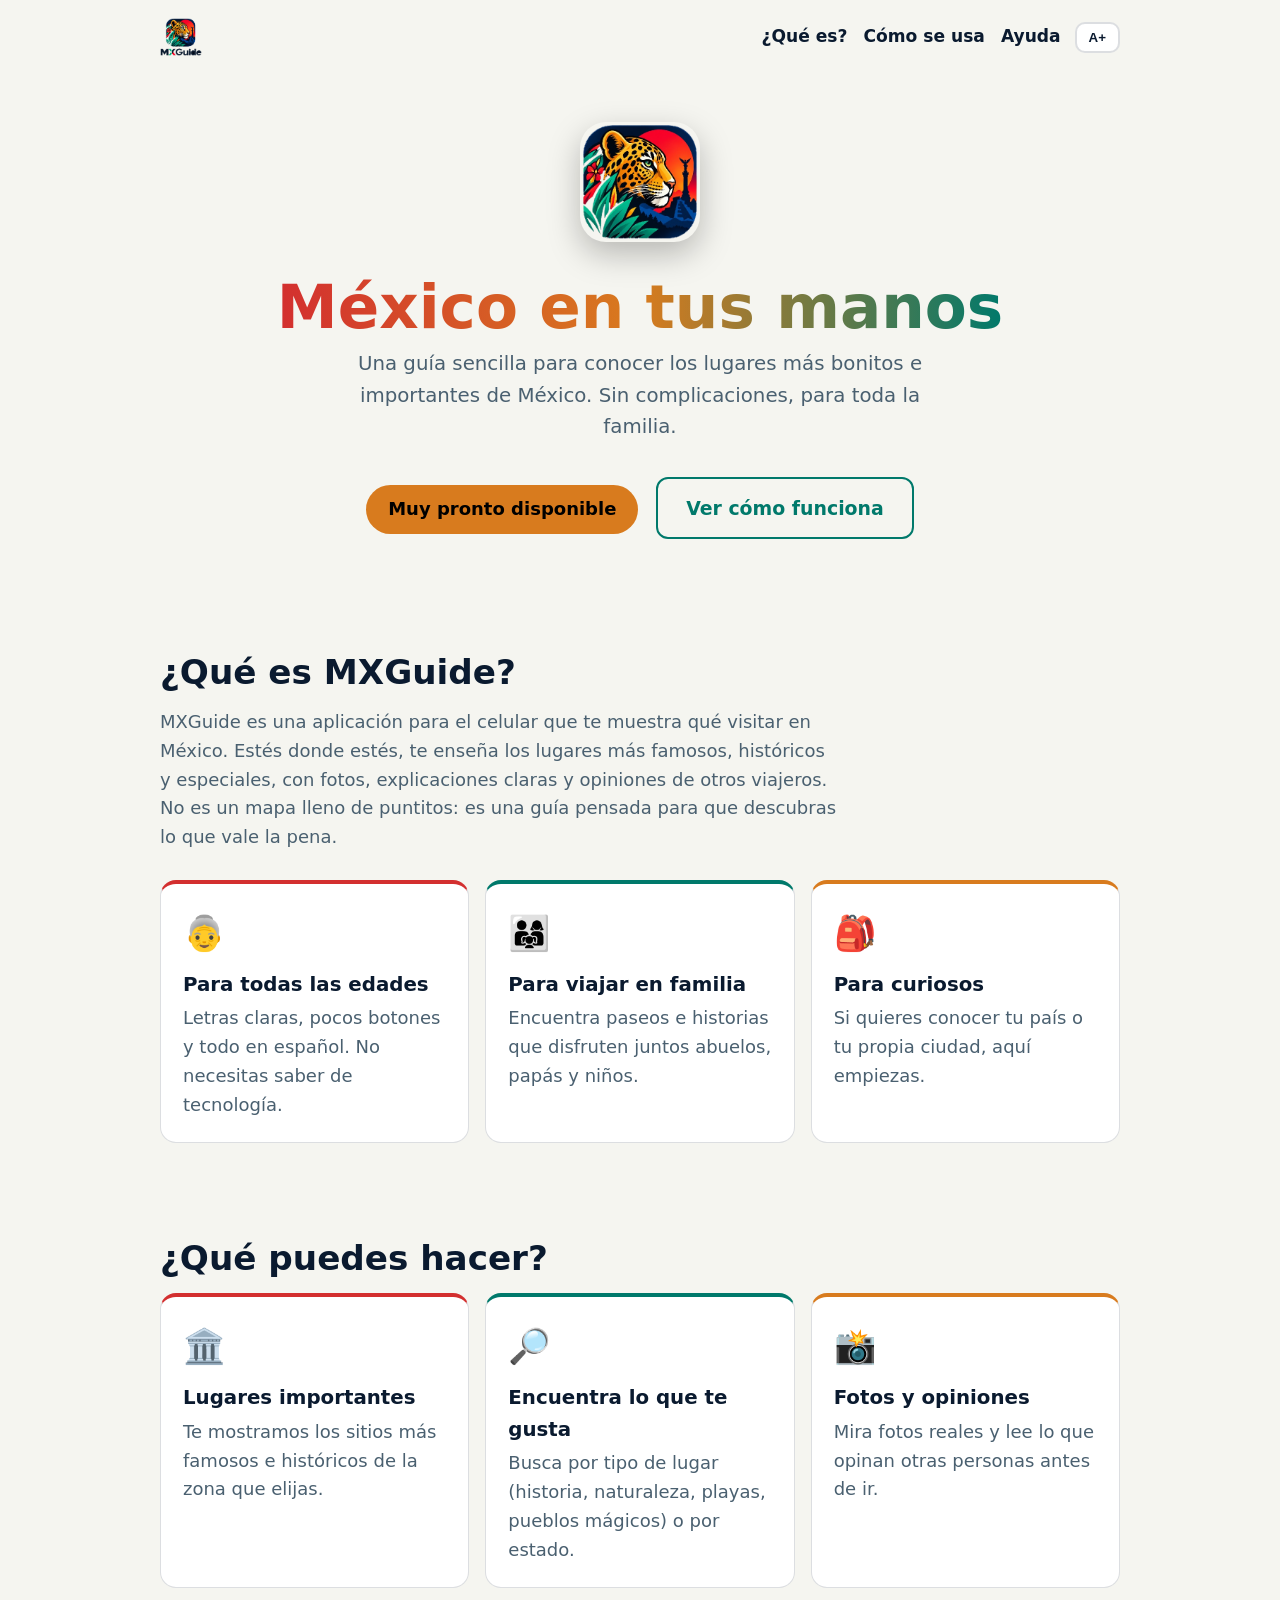
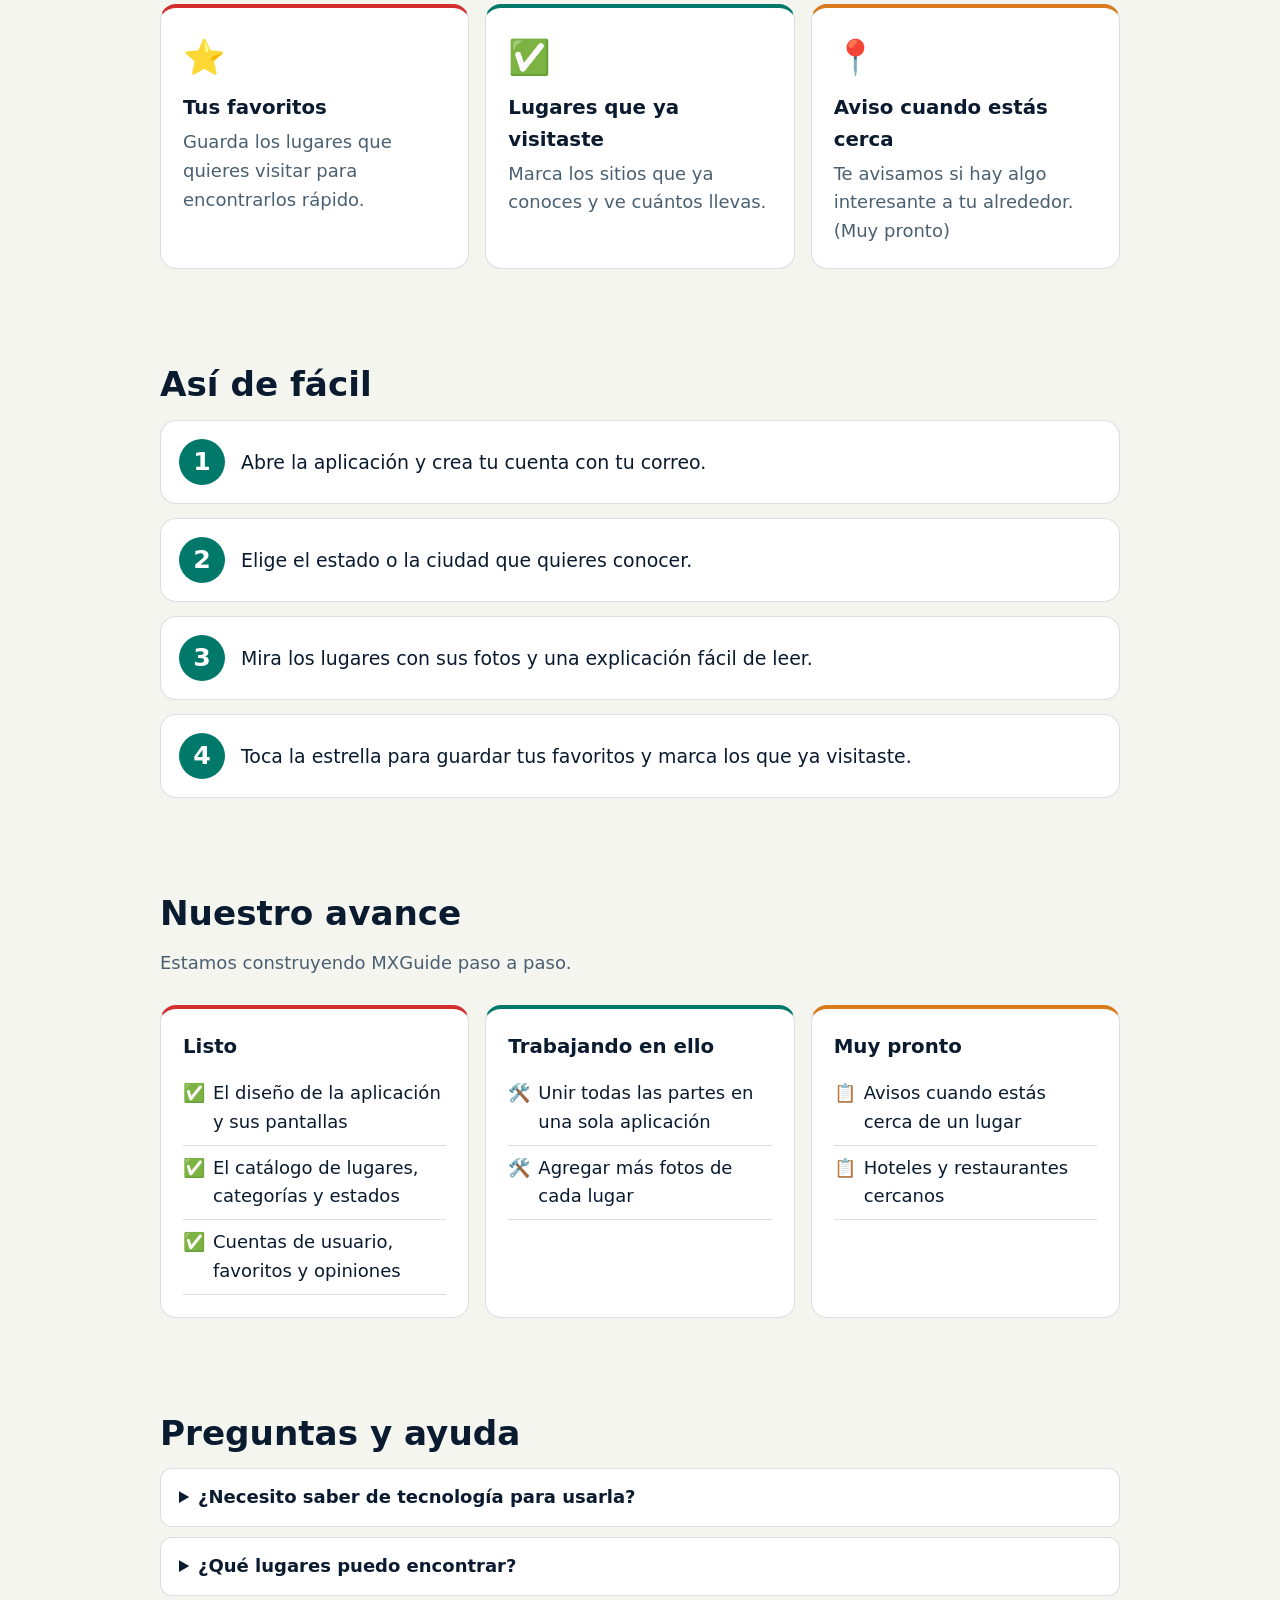
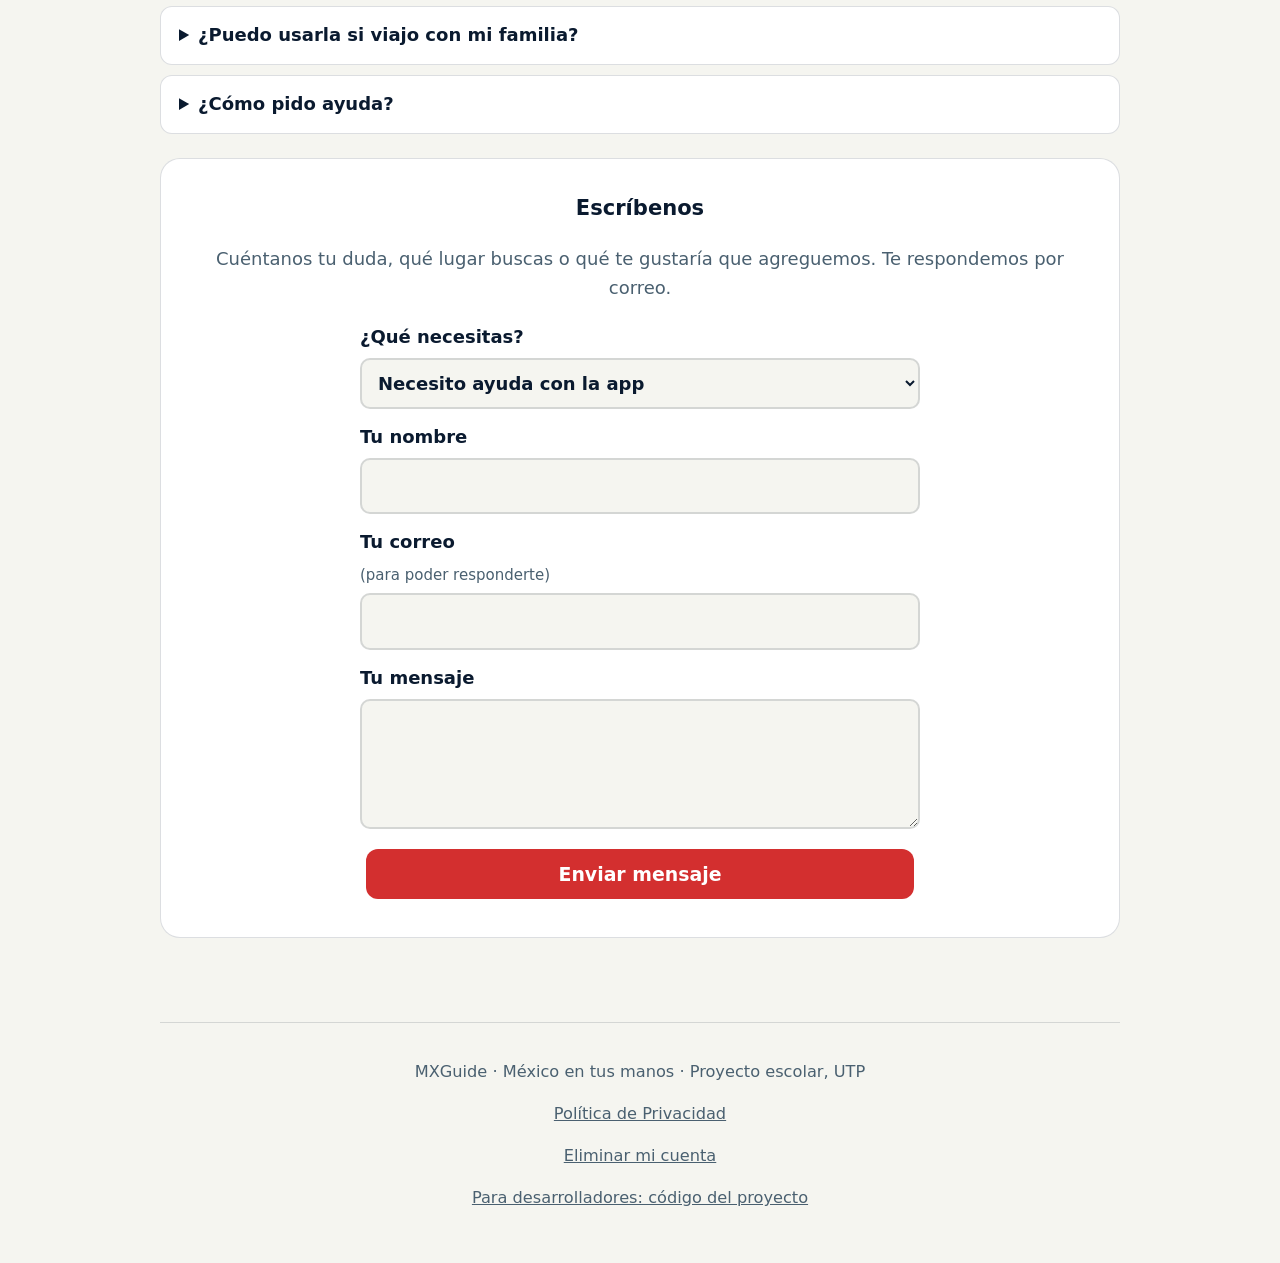
<file: index.html>
<!DOCTYPE html>
<html lang="es">
<head>
<meta charset="utf-8">
<meta name="viewport" content="width=device-width, initial-scale=1">
<title>MXGuide · México en tus manos</title>
<meta name="description" content="MXGuide: una guía sencilla para conocer los lugares más importantes de México.">
<link rel="icon" href="assets/mxguide_icono.png">
<link rel="stylesheet" href="css/styles.css">
</head>
<body>
<div class="wrap">
<nav>
  <img class="logo-l" src="assets/mxguide_logo_oscuro.png" alt="MXGuide">
  <img class="logo-d" src="assets/mxguide_logo_blanco.png" alt="MXGuide">
  <div><a href="#que-es">¿Qué es?</a><a href="#pasos">Cómo se usa</a><a href="#ayuda">Ayuda</a><button class="zoom" id="zoom" aria-label="Cambiar tamaño de letra">A+</button></div>
</nav>
<header class="hero">
  <img class="icon" src="assets/mxguide_icono.png" alt="Ícono de MXGuide, un jaguar">
  <h1><span id="tagline"></span></h1>
  <p id="intro"></p>
  <span id="descarga"></span>
  <a class="btn s" href="#pasos">Ver cómo funciona</a>
</header>
<section id="que-es"><h2>¿Qué es MXGuide?</h2><p class="lead" id="que"></p>
  <div class="grid" id="para"></div></section>
<section id="funciones"><h2>¿Qué puedes hacer?</h2><div class="grid" id="features"></div></section>
<section id="pasos"><h2>Así de fácil</h2><div class="steps" id="steps"></div></section>
<section id="avance"><h2>Nuestro avance</h2><p class="lead">Estamos construyendo MXGuide paso a paso.</p>
  <div class="grid">
    <div class="card col"><h3>Listo</h3><ul class="st done" id="done"></ul></div>
    <div class="card col"><h3>Trabajando en ello</h3><ul class="st wip" id="wip"></ul></div>
    <div class="card col"><h3>Muy pronto</h3><ul class="st todo" id="todo"></ul></div>
  </div></section>
<section id="ayuda"><h2>Preguntas y ayuda</h2><div id="faq"></div>
  <div class="help" style="margin-top:24px"><h3 style="margin-top:0">Escríbenos</h3><p style="color:var(--muted)" id="ayuda-txt"></p>
  <form class="form" id="form" novalidate>
    <label>¿Qué necesitas?<select id="tipo" name="tipo" required></select></label>
    <label>Tu nombre<input name="nombre" autocomplete="name" required></label>
    <label>Tu correo <small>(para poder responderte)</small><input type="email" name="email" autocomplete="email" required></label>
    <label>Tu mensaje<textarea name="mensaje" required></textarea></label>
    <input class="hp" type="text" name="_honey" tabindex="-1" autocomplete="off" aria-hidden="true">
    <button class="btn p" type="submit" id="enviar">Enviar mensaje</button>
    <div class="msg" id="msg" role="status"></div>
  </form></div></section>
<footer class="foot"><div id="footer"></div><p><a href="privacy/">Política de Privacidad</a></p><p><a href="delete-account/eliminacion_cuenta.html">Eliminar mi cuenta</a></p><p><a id="repo" href="#">Para desarrolladores: código del proyecto</a></p></footer>
</div>
<script src="js/app.js?v=2"></script>
</body>
</html>
</file>
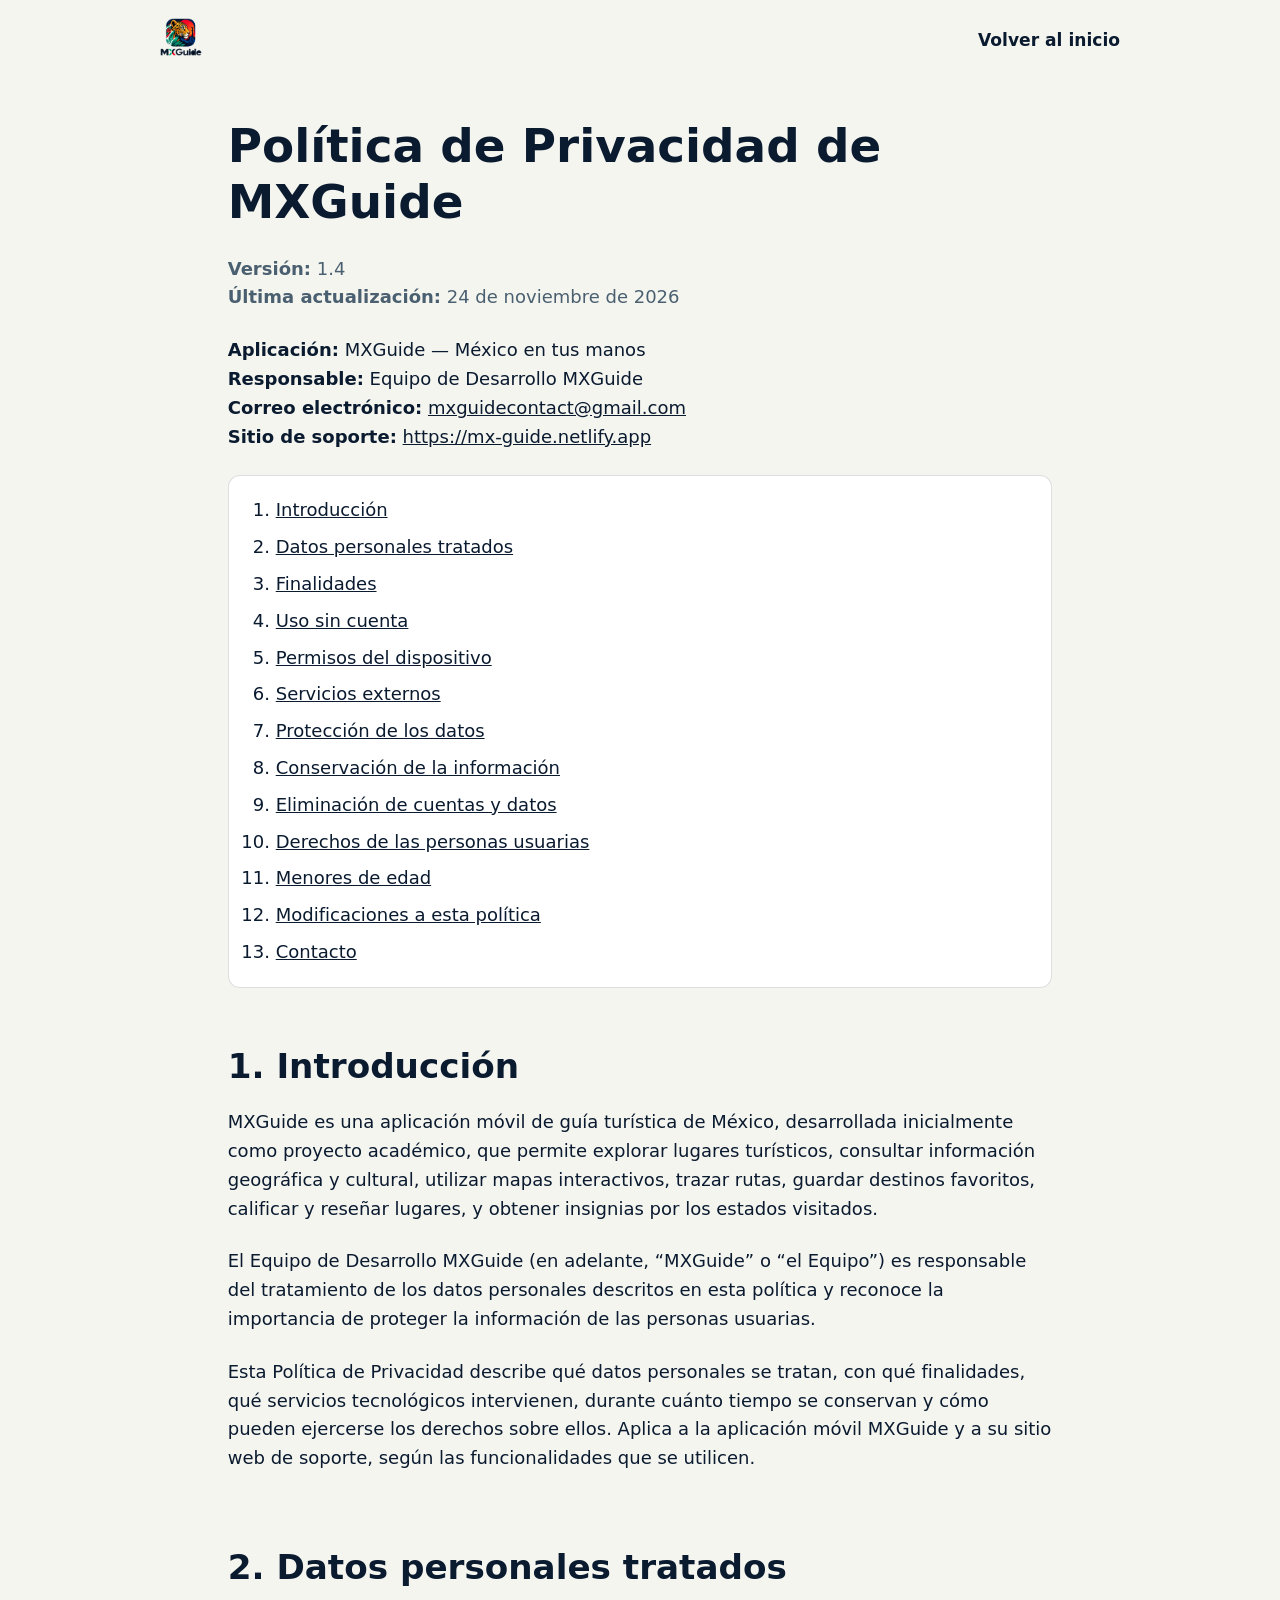
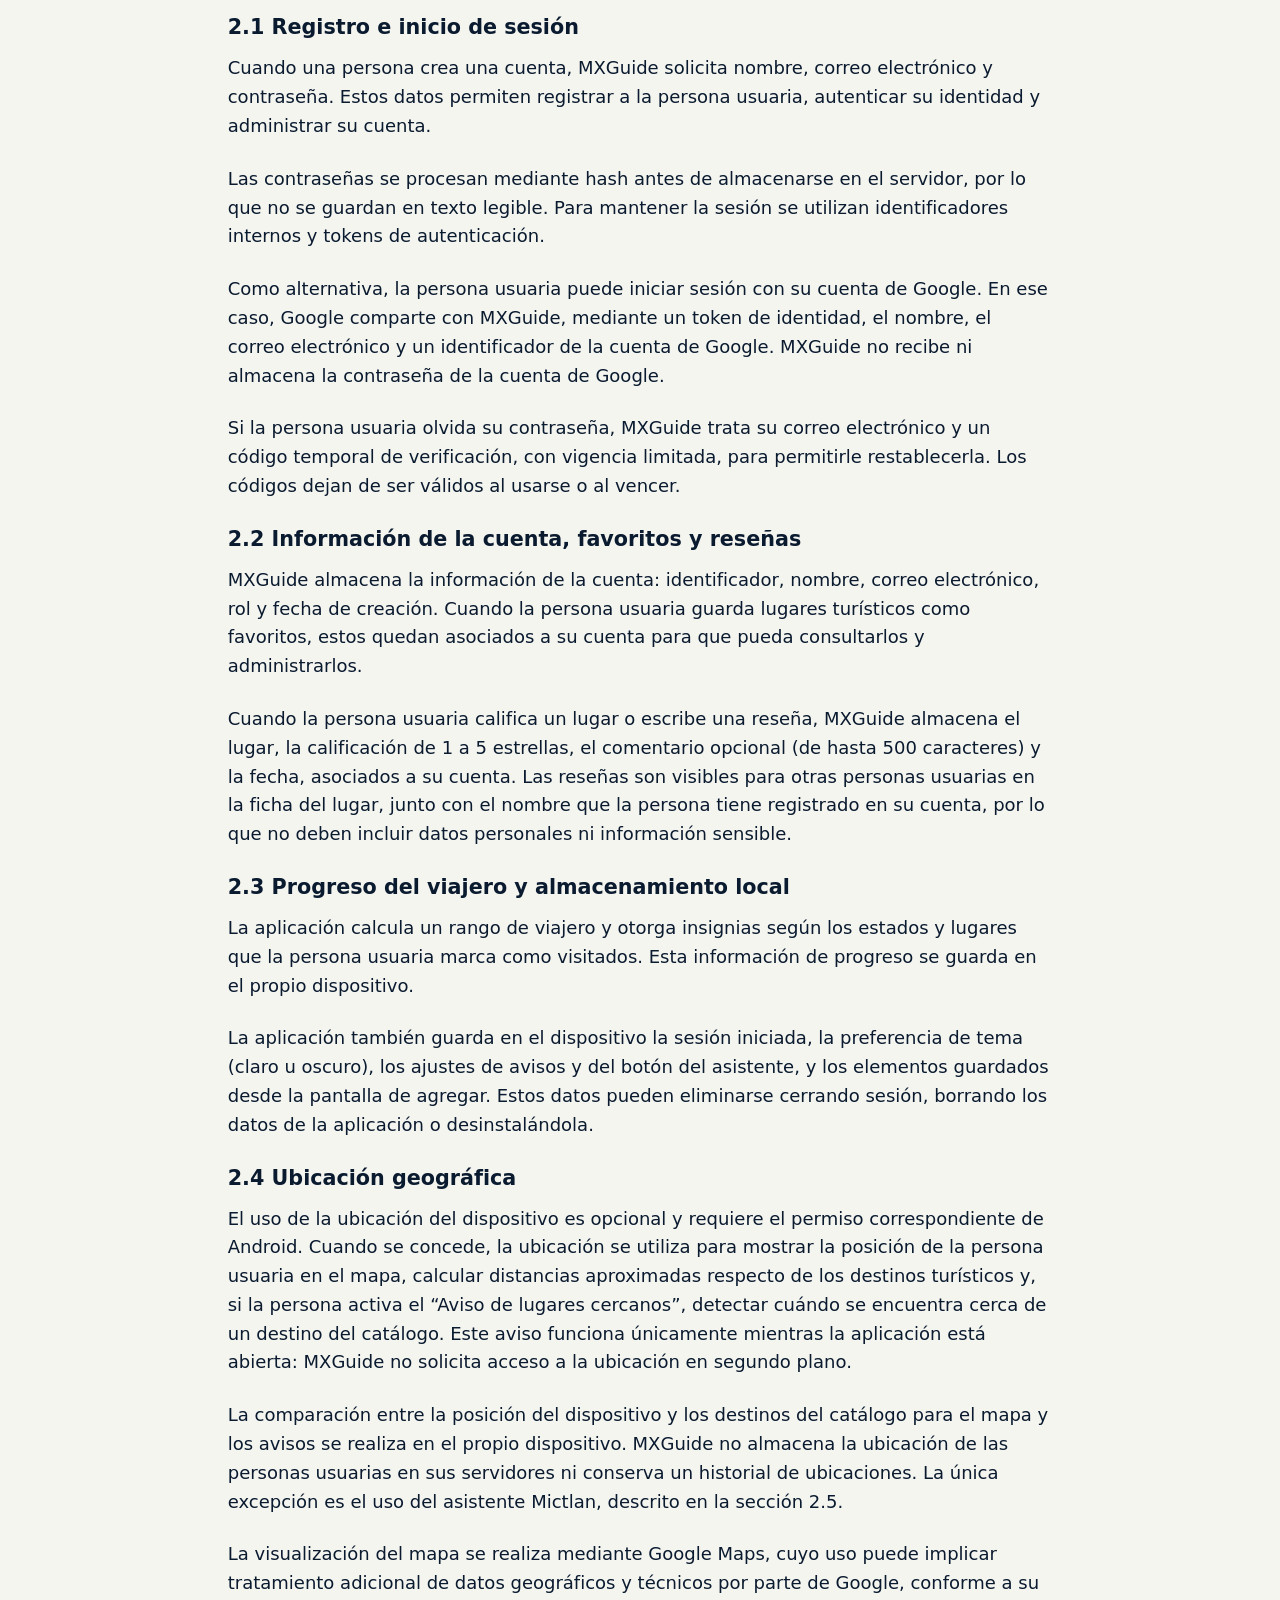
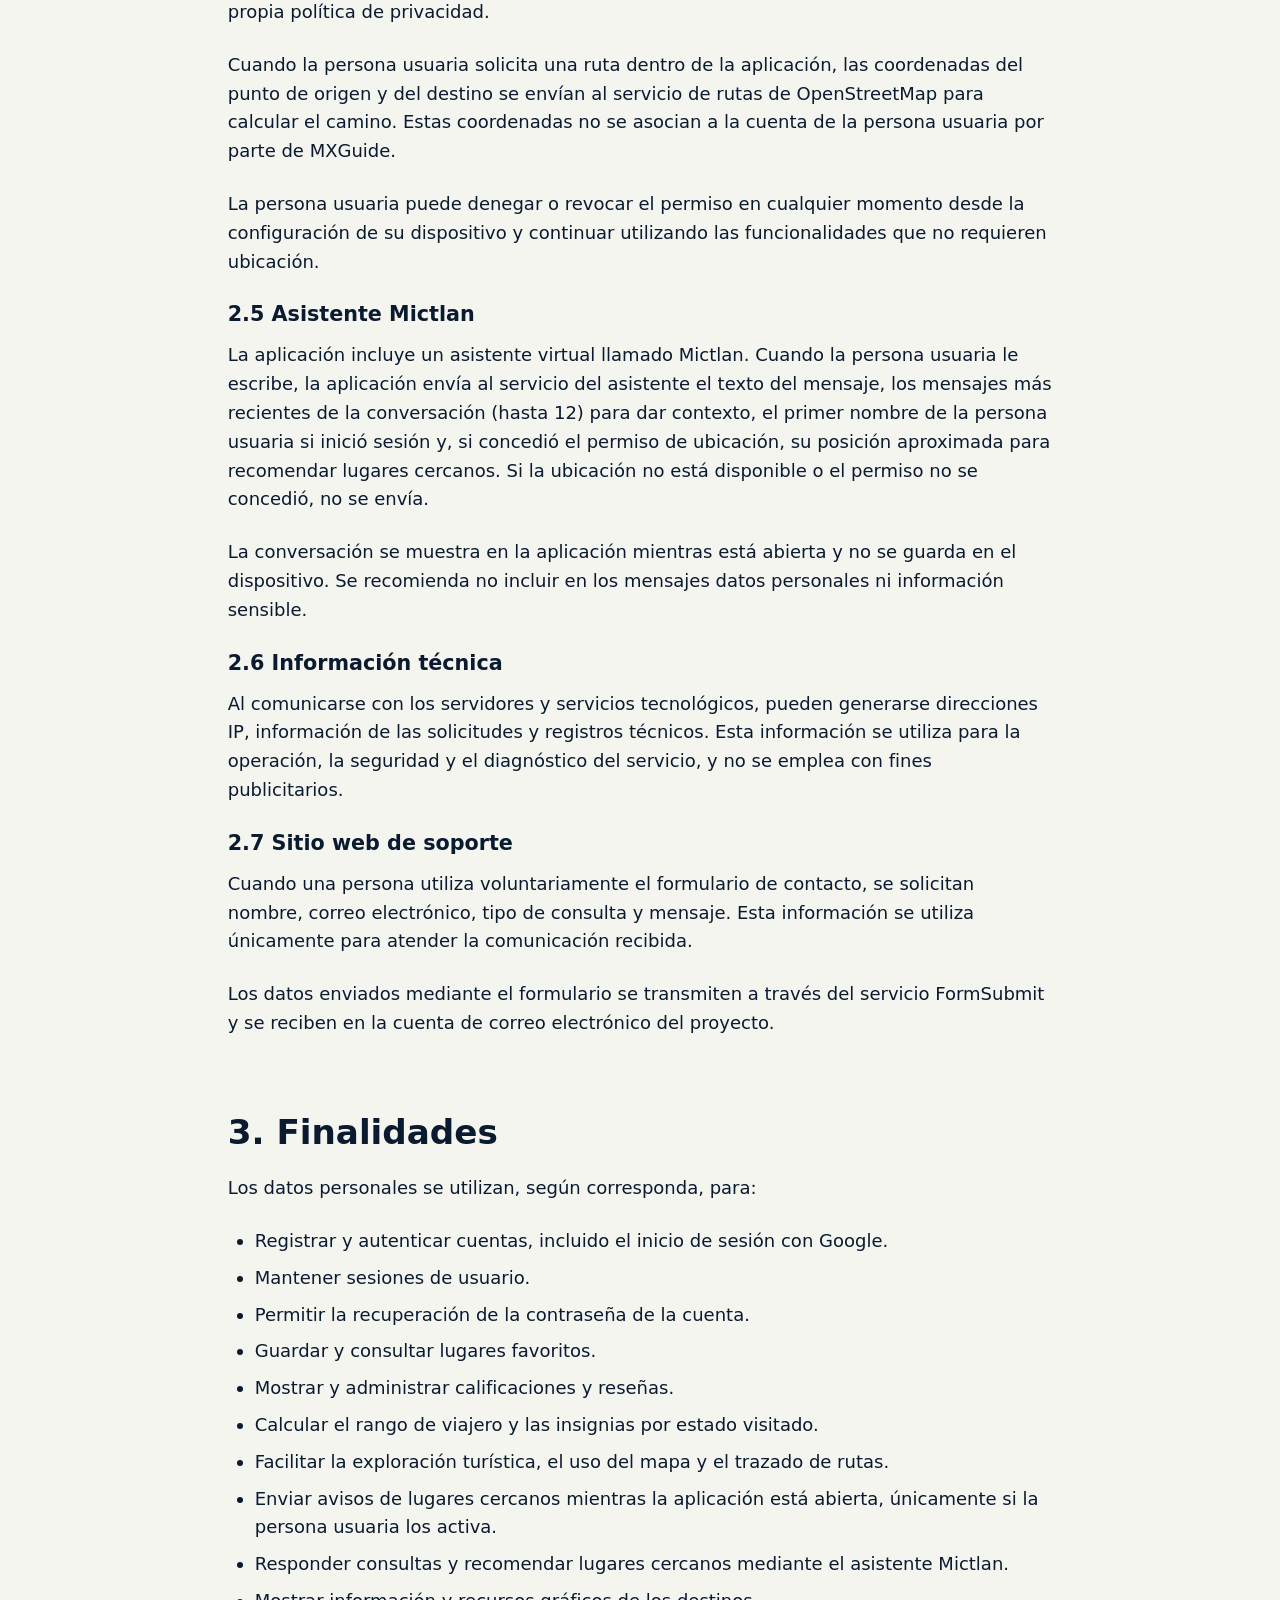
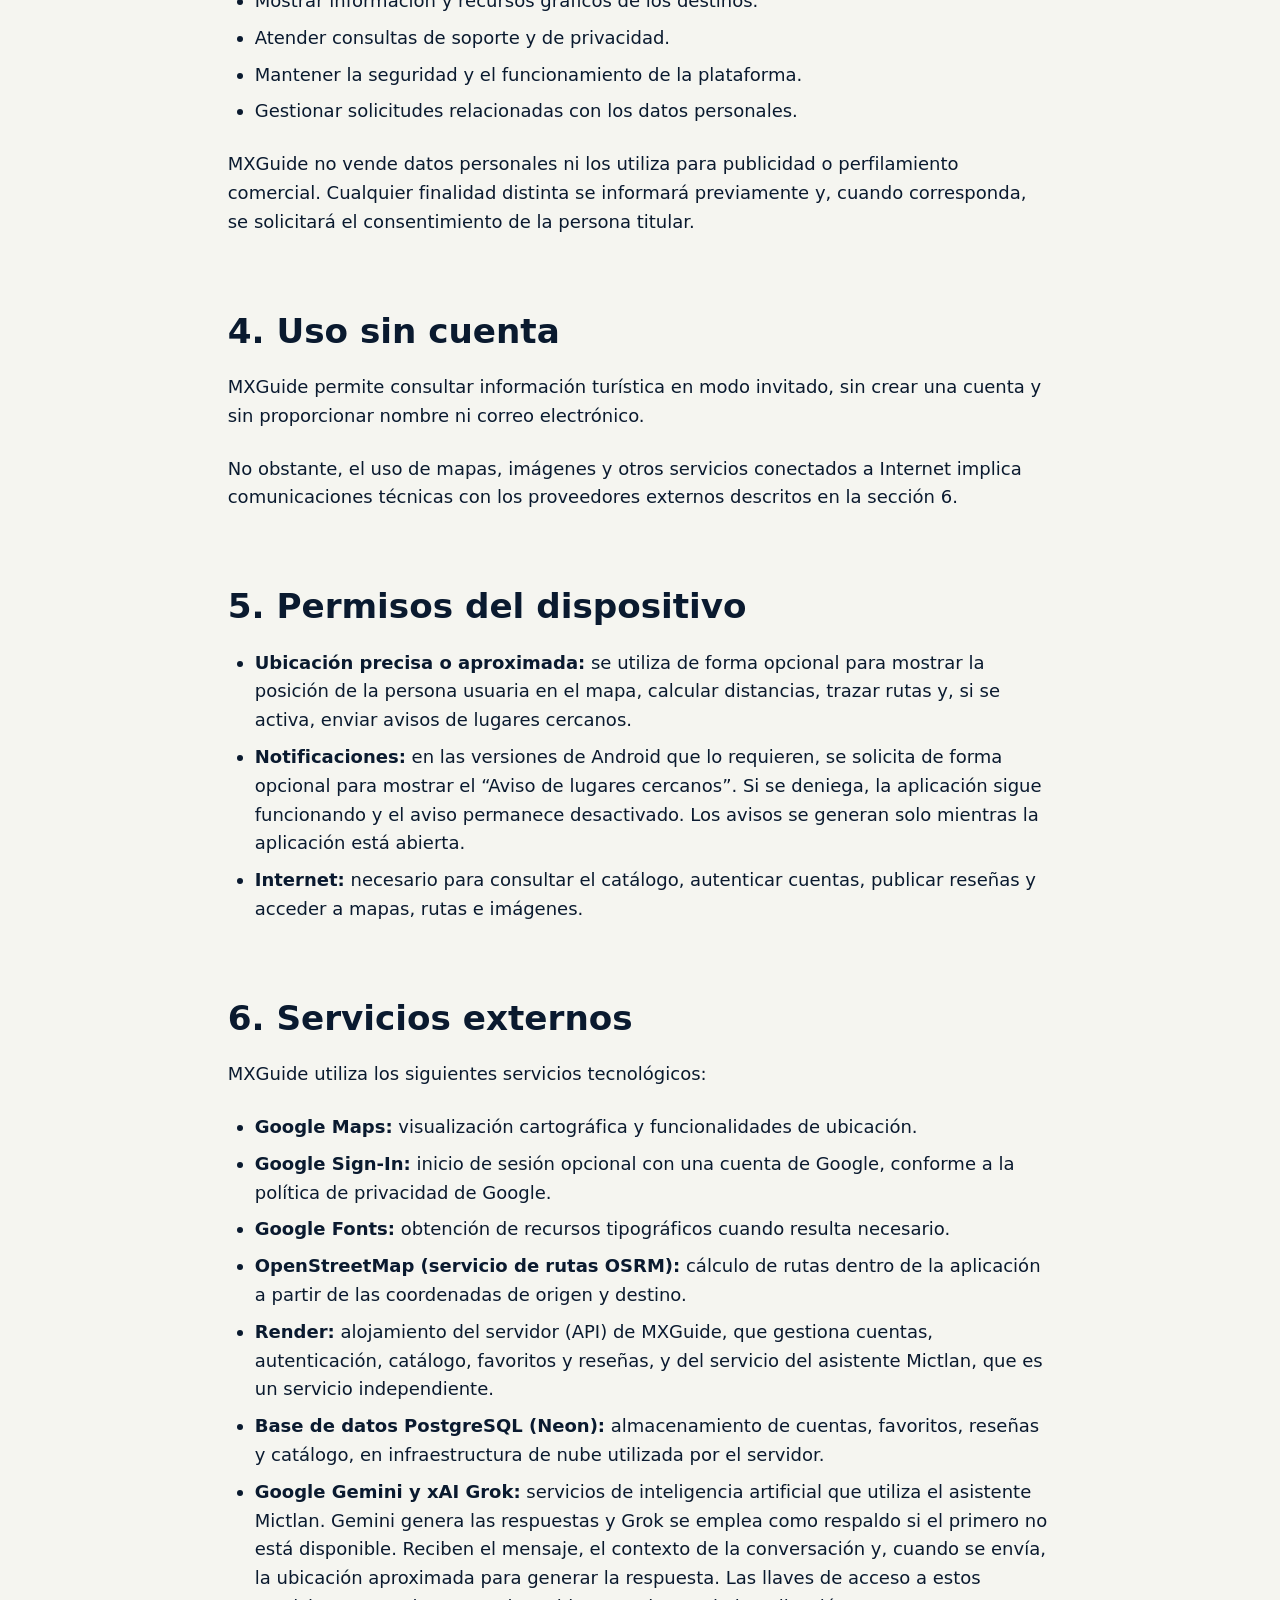
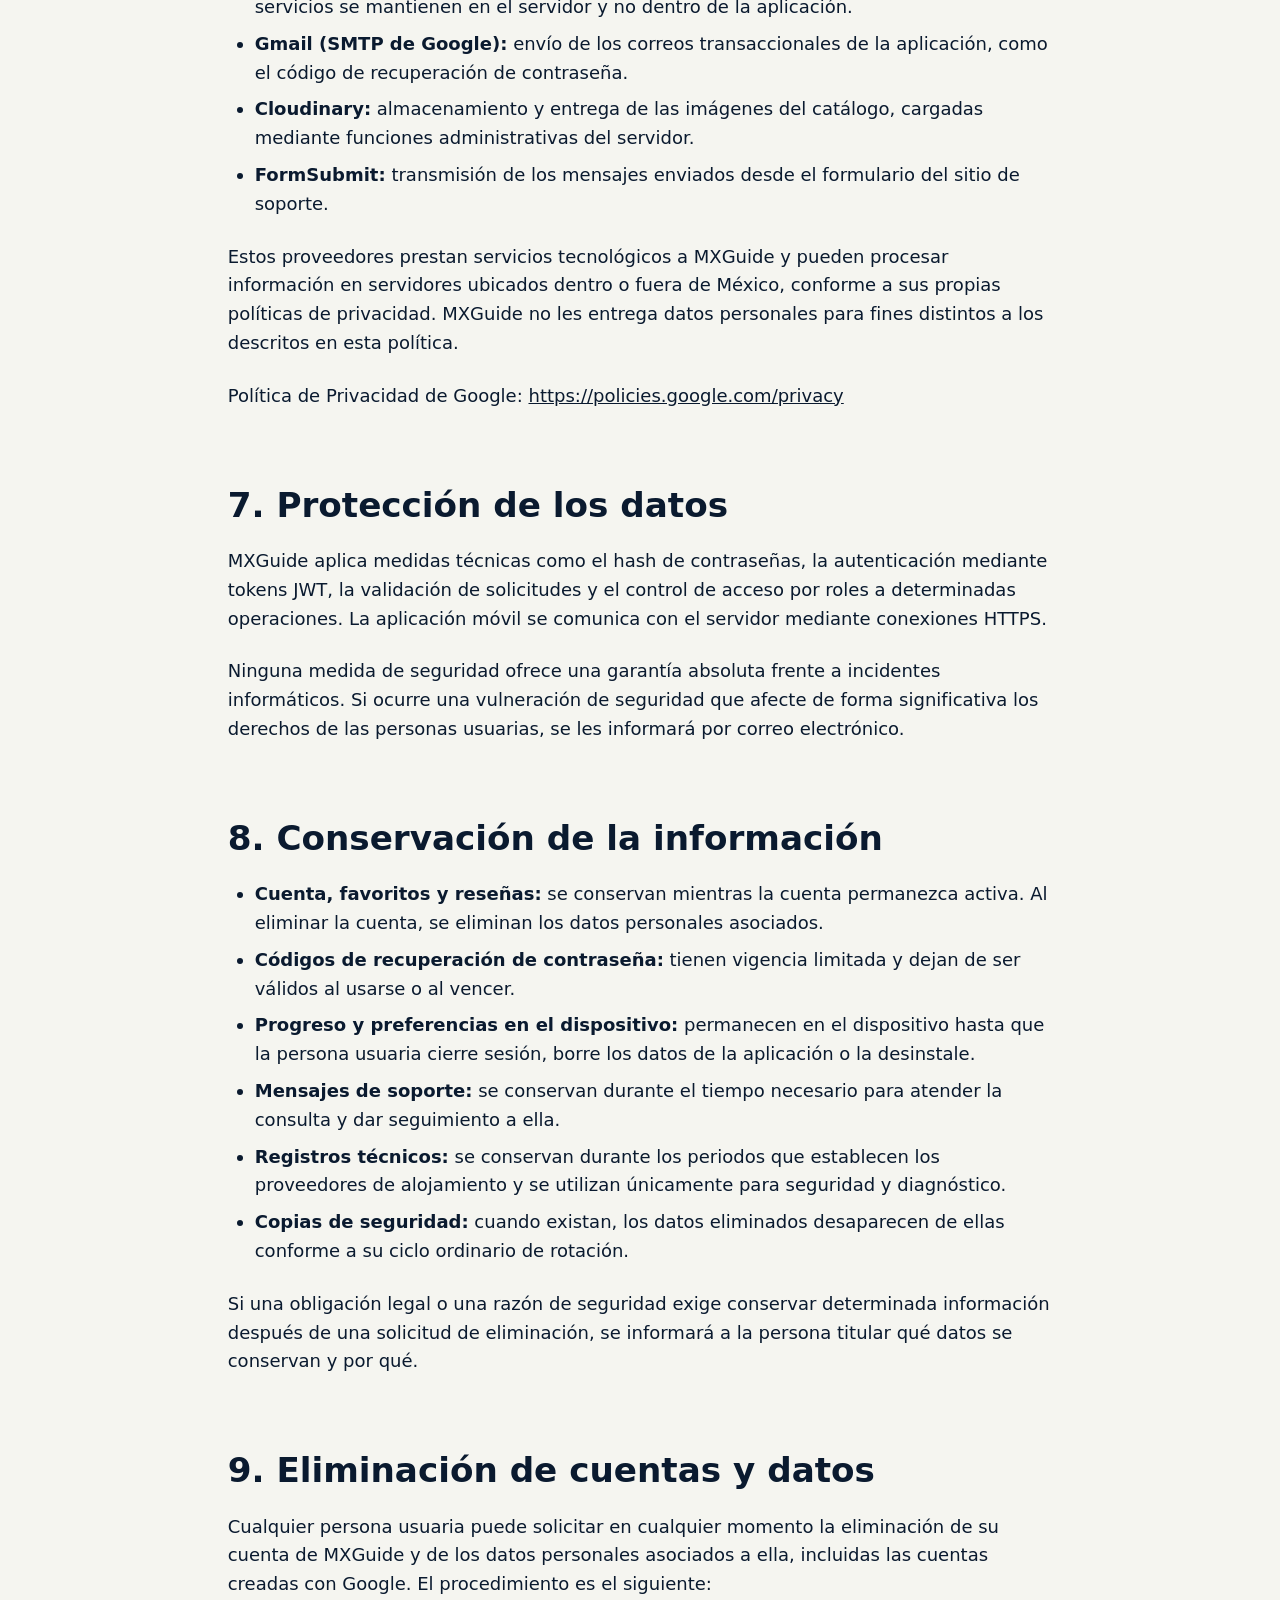
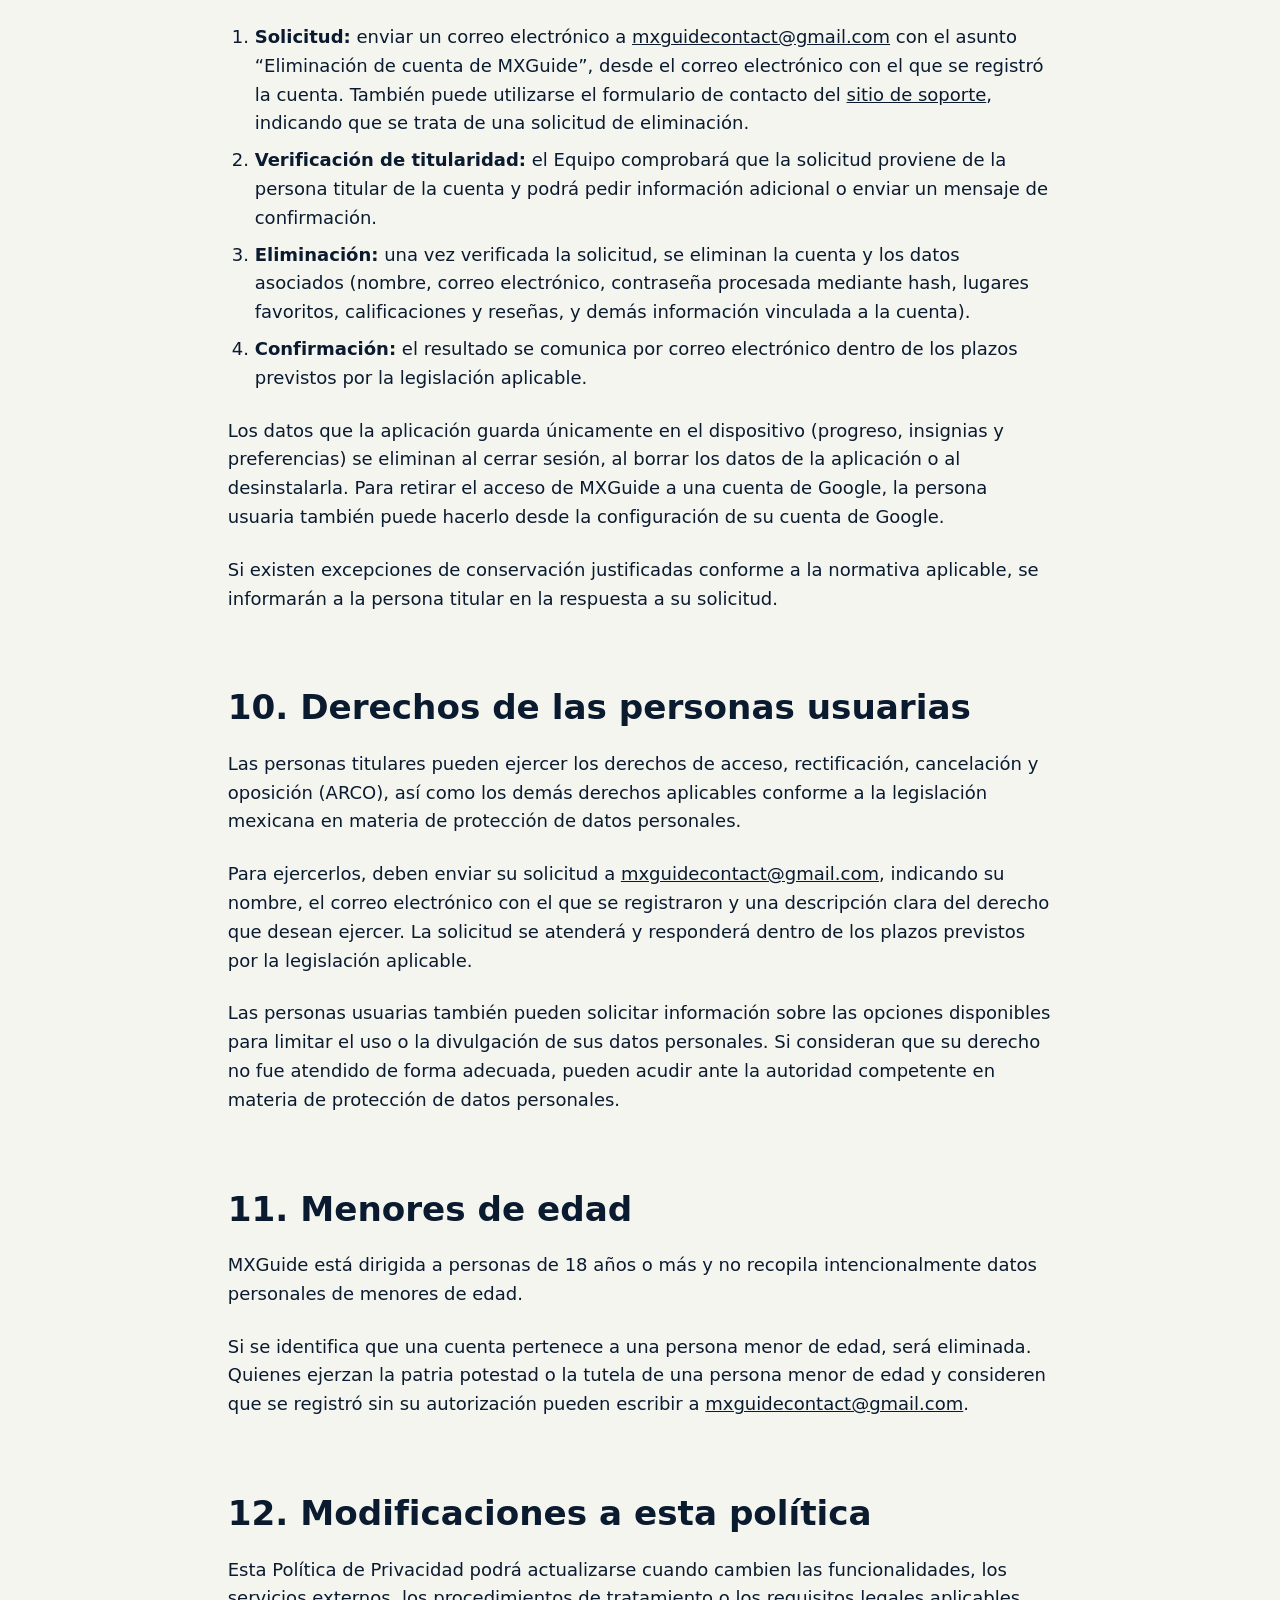
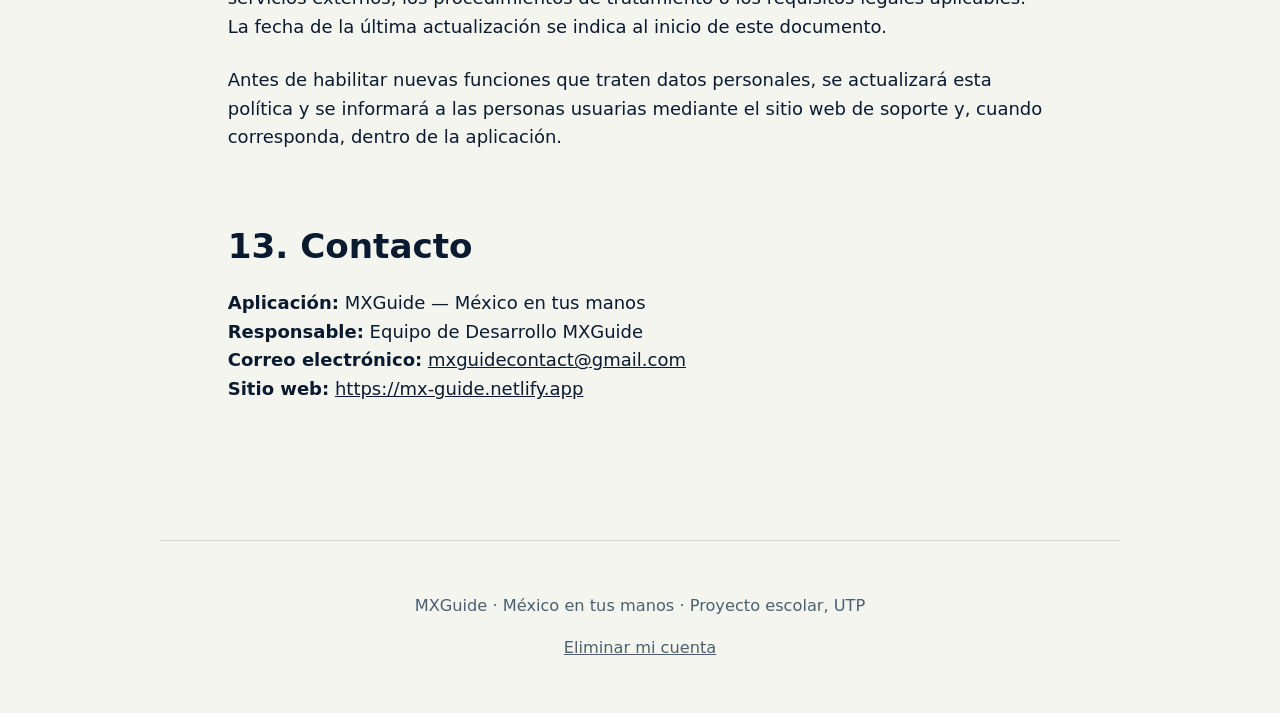
<file: privacy/index.html>
<!DOCTYPE html>
<html lang="es">
<head>
  <meta charset="utf-8">
  <meta name="viewport" content="width=device-width, initial-scale=1">
  <title>Política de Privacidad de MXGuide</title>
  <meta name="description" content="Política de Privacidad de MXGuide. Versión 1.4, actualizada el 24 de noviembre de 2026.">
  <link rel="icon" href="../assets/mxguide_icono.png">
  <link rel="stylesheet" href="../css/styles.css">
  <link rel="stylesheet" href="../css/privacy.css">
</head>
<body>
  <div class="wrap">
    <header>
      <nav aria-label="Navegación principal">
        <a class="privacy-brand" href="../" aria-label="MXGuide — Inicio">
          <img class="logo-l" src="../assets/mxguide_logo_oscuro.png" alt="MXGuide">
          <img class="logo-d" src="../assets/mxguide_logo_blanco.png" alt="MXGuide">
        </a>
        <a href="../">Volver al inicio</a>
      </nav>
    </header>
    <main class="privacy-document" aria-labelledby="privacy-title">
      <article>
<div class="politica-privacidad">

  <h1 id="privacy-title">Política de Privacidad de MXGuide</h1>

  <p class="pp-meta">
    <strong>Versión:</strong> 1.4<br>
    <strong>Última actualización:</strong> 24 de noviembre de 2026
  </p>

  <p>
    <strong>Aplicación:</strong> MXGuide — México en tus manos<br>
    <strong>Responsable:</strong> Equipo de Desarrollo MXGuide<br>
    <strong>Correo electrónico:</strong> <a href="mailto:mxguidecontact@gmail.com">mxguidecontact@gmail.com</a><br>
    <strong>Sitio de soporte:</strong> <a href="https://mx-guide.netlify.app">https://mx-guide.netlify.app</a>
  </p>

  <nav aria-label="Contenido de la política">
    <ol>
      <li><a href="#introduccion">Introducción</a></li>
      <li><a href="#datos-tratados">Datos personales tratados</a></li>
      <li><a href="#finalidades">Finalidades</a></li>
      <li><a href="#uso-sin-cuenta">Uso sin cuenta</a></li>
      <li><a href="#permisos">Permisos del dispositivo</a></li>
      <li><a href="#servicios-externos">Servicios externos</a></li>
      <li><a href="#proteccion-datos">Protección de los datos</a></li>
      <li><a href="#conservacion">Conservación de la información</a></li>
      <li><a href="#eliminacion-de-cuenta">Eliminación de cuentas y datos</a></li>
      <li><a href="#derechos">Derechos de las personas usuarias</a></li>
      <li><a href="#menores">Menores de edad</a></li>
      <li><a href="#modificaciones">Modificaciones a esta política</a></li>
      <li><a href="#contacto">Contacto</a></li>
    </ol>
  </nav>

  <section id="introduccion">
    <h2>1. Introducción</h2>
    <p>
      MXGuide es una aplicación móvil de guía turística de México, desarrollada inicialmente como proyecto académico,
      que permite explorar lugares turísticos, consultar información geográfica y cultural, utilizar mapas interactivos,
      trazar rutas, guardar destinos favoritos, calificar y reseñar lugares, y obtener insignias por los estados visitados.
    </p>
    <p>
      El Equipo de Desarrollo MXGuide (en adelante, “MXGuide” o “el Equipo”) es responsable del tratamiento de los datos
      personales descritos en esta política y reconoce la importancia de proteger la información de las personas usuarias.
    </p>
    <p>
      Esta Política de Privacidad describe qué datos personales se tratan, con qué finalidades, qué servicios tecnológicos
      intervienen, durante cuánto tiempo se conservan y cómo pueden ejercerse los derechos sobre ellos. Aplica a la
      aplicación móvil MXGuide y a su sitio web de soporte, según las funcionalidades que se utilicen.
    </p>
  </section>

  <section id="datos-tratados">
    <h2>2. Datos personales tratados</h2>

    <h3>2.1 Registro e inicio de sesión</h3>
    <p>
      Cuando una persona crea una cuenta, MXGuide solicita nombre, correo electrónico y contraseña. Estos datos permiten
      registrar a la persona usuaria, autenticar su identidad y administrar su cuenta.
    </p>
    <p>
      Las contraseñas se procesan mediante hash antes de almacenarse en el servidor, por lo que no se guardan en texto
      legible. Para mantener la sesión se utilizan identificadores internos y tokens de autenticación.
    </p>
    <p>
      Como alternativa, la persona usuaria puede iniciar sesión con su cuenta de Google. En ese caso, Google comparte con
      MXGuide, mediante un token de identidad, el nombre, el correo electrónico y un identificador de la cuenta de Google.
      MXGuide no recibe ni almacena la contraseña de la cuenta de Google.
    </p>
    <p>
      Si la persona usuaria olvida su contraseña, MXGuide trata su correo electrónico y un código temporal de verificación,
      con vigencia limitada, para permitirle restablecerla. Los códigos dejan de ser válidos al usarse o al vencer.
    </p>

    <h3>2.2 Información de la cuenta, favoritos y reseñas</h3>
    <p>
      MXGuide almacena la información de la cuenta: identificador, nombre, correo electrónico, rol y fecha de creación.
      Cuando la persona usuaria guarda lugares turísticos como favoritos, estos quedan asociados a su cuenta para que
      pueda consultarlos y administrarlos.
    </p>
    <p>
      Cuando la persona usuaria califica un lugar o escribe una reseña, MXGuide almacena el lugar, la calificación de 1 a 5
      estrellas, el comentario opcional (de hasta 500 caracteres) y la fecha, asociados a su cuenta. Las reseñas son
      visibles para otras personas usuarias en la ficha del lugar, junto con el nombre que la persona tiene registrado
      en su cuenta, por lo que no deben incluir datos personales ni información sensible.
    </p>

    <h3>2.3 Progreso del viajero y almacenamiento local</h3>
    <p>
      La aplicación calcula un rango de viajero y otorga insignias según los estados y lugares que la persona usuaria
      marca como visitados. Esta información de progreso se guarda en el propio dispositivo.
    </p>
    <p>
      La aplicación también guarda en el dispositivo la sesión iniciada, la preferencia de tema (claro u oscuro), los
      ajustes de avisos y del botón del asistente, y los elementos guardados desde la pantalla de agregar. Estos datos pueden eliminarse cerrando sesión, borrando los datos de la aplicación o
      desinstalándola.
    </p>

    <h3>2.4 Ubicación geográfica</h3>
    <p>
      El uso de la ubicación del dispositivo es opcional y requiere el permiso correspondiente de Android. Cuando se
      concede, la ubicación se utiliza para mostrar la posición de la persona usuaria en el mapa, calcular distancias
      aproximadas respecto de los destinos turísticos y, si la persona activa el “Aviso de lugares cercanos”, detectar
      cuándo se encuentra cerca de un destino del catálogo. Este aviso funciona únicamente mientras la aplicación está
      abierta: MXGuide no solicita acceso a la ubicación en segundo plano.
    </p>
    <p>
      La comparación entre la posición del dispositivo y los destinos del catálogo para el mapa y los avisos se realiza en
      el propio dispositivo. MXGuide no almacena la ubicación de las personas usuarias en sus servidores ni conserva un
      historial de ubicaciones. La única excepción es el uso del asistente Mictlan, descrito en la sección 2.5.
    </p>
    <p>
      La visualización del mapa se realiza mediante Google Maps, cuyo uso puede implicar tratamiento adicional de datos
      geográficos y técnicos por parte de Google, conforme a su propia política de privacidad.
    </p>
    <p>
      Cuando la persona usuaria solicita una ruta dentro de la aplicación, las coordenadas del punto de origen y del
      destino se envían al servicio de rutas de OpenStreetMap para calcular el camino. Estas coordenadas no se asocian a
      la cuenta de la persona usuaria por parte de MXGuide.
    </p>
    <p>
      La persona usuaria puede denegar o revocar el permiso en cualquier momento desde la configuración de su dispositivo
      y continuar utilizando las funcionalidades que no requieren ubicación.
    </p>

    <h3>2.5 Asistente Mictlan</h3>
    <p>
      La aplicación incluye un asistente virtual llamado Mictlan. Cuando la persona usuaria le escribe, la aplicación envía
      al servicio del asistente el texto del mensaje, los mensajes más recientes de la conversación (hasta 12) para dar
      contexto, el primer nombre de la persona usuaria si inició sesión y, si concedió el permiso de ubicación, su
      posición aproximada para recomendar lugares cercanos. Si la ubicación no está disponible o el permiso no se
      concedió, no se envía.
    </p>
    <p>
      La conversación se muestra en la aplicación mientras está abierta y no se guarda en el dispositivo. Se recomienda no
      incluir en los mensajes datos personales ni información sensible.
    </p>

    <h3>2.6 Información técnica</h3>
    <p>
      Al comunicarse con los servidores y servicios tecnológicos, pueden generarse direcciones IP, información de las
      solicitudes y registros técnicos. Esta información se utiliza para la operación, la seguridad y el diagnóstico del
      servicio, y no se emplea con fines publicitarios.
    </p>

    <h3>2.7 Sitio web de soporte</h3>
    <p>
      Cuando una persona utiliza voluntariamente el formulario de contacto, se solicitan nombre, correo electrónico, tipo
      de consulta y mensaje. Esta información se utiliza únicamente para atender la comunicación recibida.
    </p>
    <p>
      Los datos enviados mediante el formulario se transmiten a través del servicio FormSubmit y se reciben en la cuenta
      de correo electrónico del proyecto.
    </p>
  </section>

  <section id="finalidades">
    <h2>3. Finalidades</h2>
    <p>Los datos personales se utilizan, según corresponda, para:</p>
    <ul>
      <li>Registrar y autenticar cuentas, incluido el inicio de sesión con Google.</li>
      <li>Mantener sesiones de usuario.</li>
      <li>Permitir la recuperación de la contraseña de la cuenta.</li>
      <li>Guardar y consultar lugares favoritos.</li>
      <li>Mostrar y administrar calificaciones y reseñas.</li>
      <li>Calcular el rango de viajero y las insignias por estado visitado.</li>
      <li>Facilitar la exploración turística, el uso del mapa y el trazado de rutas.</li>
      <li>Enviar avisos de lugares cercanos mientras la aplicación está abierta, únicamente si la persona usuaria los activa.</li>
      <li>Responder consultas y recomendar lugares cercanos mediante el asistente Mictlan.</li>
      <li>Mostrar información y recursos gráficos de los destinos.</li>
      <li>Atender consultas de soporte y de privacidad.</li>
      <li>Mantener la seguridad y el funcionamiento de la plataforma.</li>
      <li>Gestionar solicitudes relacionadas con los datos personales.</li>
    </ul>
    <p>
      MXGuide no vende datos personales ni los utiliza para publicidad o perfilamiento comercial. Cualquier finalidad
      distinta se informará previamente y, cuando corresponda, se solicitará el consentimiento de la persona titular.
    </p>
  </section>

  <section id="uso-sin-cuenta">
    <h2>4. Uso sin cuenta</h2>
    <p>
      MXGuide permite consultar información turística en modo invitado, sin crear una cuenta y sin proporcionar nombre ni
      correo electrónico.
    </p>
    <p>
      No obstante, el uso de mapas, imágenes y otros servicios conectados a Internet implica comunicaciones técnicas con
      los proveedores externos descritos en la sección 6.
    </p>
  </section>

  <section id="permisos">
    <h2>5. Permisos del dispositivo</h2>
    <ul>
      <li>
        <strong>Ubicación precisa o aproximada:</strong> se utiliza de forma opcional para mostrar la posición de la
        persona usuaria en el mapa, calcular distancias, trazar rutas y, si se activa, enviar avisos de lugares cercanos.
      </li>
      <li>
        <strong>Notificaciones:</strong> en las versiones de Android que lo requieren, se solicita de forma opcional para
        mostrar el “Aviso de lugares cercanos”. Si se deniega, la aplicación sigue funcionando y el aviso permanece
        desactivado. Los avisos se generan solo mientras la aplicación está abierta.
      </li>
      <li>
        <strong>Internet:</strong> necesario para consultar el catálogo, autenticar cuentas, publicar reseñas y acceder a
        mapas, rutas e imágenes.
      </li>
    </ul>
  </section>

  <section id="servicios-externos">
    <h2>6. Servicios externos</h2>
    <p>MXGuide utiliza los siguientes servicios tecnológicos:</p>
    <ul>
      <li><strong>Google Maps:</strong> visualización cartográfica y funcionalidades de ubicación.</li>
      <li>
        <strong>Google Sign-In:</strong> inicio de sesión opcional con una cuenta de Google, conforme a la política de
        privacidad de Google.
      </li>
      <li><strong>Google Fonts:</strong> obtención de recursos tipográficos cuando resulta necesario.</li>
      <li>
        <strong>OpenStreetMap (servicio de rutas OSRM):</strong> cálculo de rutas dentro de la aplicación a partir de las
        coordenadas de origen y destino.
      </li>
      <li>
        <strong>Render:</strong> alojamiento del servidor (API) de MXGuide, que gestiona cuentas, autenticación, catálogo,
        favoritos y reseñas, y del servicio del asistente Mictlan, que es un servicio independiente.
      </li>
      <li>
        <strong>Base de datos PostgreSQL (Neon):</strong> almacenamiento de cuentas, favoritos, reseñas y catálogo, en
        infraestructura de nube utilizada por el servidor.
      </li>
      <li>
        <strong>Google Gemini y xAI Grok:</strong> servicios de inteligencia artificial que utiliza el asistente Mictlan.
        Gemini genera las respuestas y Grok se emplea como respaldo si el primero no está disponible. Reciben el mensaje,
        el contexto de la conversación y, cuando se envía, la ubicación aproximada para generar la respuesta. Las llaves de
        acceso a estos servicios se mantienen en el servidor y no dentro de la aplicación.
      </li>
      <li>
        <strong>Gmail (SMTP de Google):</strong> envío de los correos transaccionales de la aplicación, como el código
        de recuperación de contraseña.
      </li>
      <li>
        <strong>Cloudinary:</strong> almacenamiento y entrega de las imágenes del catálogo, cargadas mediante funciones
        administrativas del servidor.
      </li>
      <li>
        <strong>FormSubmit:</strong> transmisión de los mensajes enviados desde el formulario del sitio de soporte.
      </li>
    </ul>
    <p>
      Estos proveedores prestan servicios tecnológicos a MXGuide y pueden procesar información en servidores ubicados
      dentro o fuera de México, conforme a sus propias políticas de privacidad. MXGuide no les entrega datos personales
      para fines distintos a los descritos en esta política.
    </p>
    <p>
      Política de Privacidad de Google:
      <a href="https://policies.google.com/privacy" target="_blank" rel="noopener noreferrer">https://policies.google.com/privacy</a>
    </p>
  </section>

  <section id="proteccion-datos">
    <h2>7. Protección de los datos</h2>
    <p>
      MXGuide aplica medidas técnicas como el hash de contraseñas, la autenticación mediante tokens JWT, la validación de
      solicitudes y el control de acceso por roles a determinadas operaciones. La aplicación móvil se comunica con el
      servidor mediante conexiones HTTPS.
    </p>
    <p>
      Ninguna medida de seguridad ofrece una garantía absoluta frente a incidentes informáticos. Si ocurre una
      vulneración de seguridad que afecte de forma significativa los derechos de las personas usuarias, se les informará
      por correo electrónico.
    </p>
  </section>

  <section id="conservacion">
    <h2>8. Conservación de la información</h2>
    <ul>
      <li>
        <strong>Cuenta, favoritos y reseñas:</strong> se conservan mientras la cuenta permanezca activa. Al eliminar la
        cuenta, se eliminan los datos personales asociados.
      </li>
      <li>
        <strong>Códigos de recuperación de contraseña:</strong> tienen vigencia limitada y dejan de ser válidos al usarse
        o al vencer.
      </li>
      <li>
        <strong>Progreso y preferencias en el dispositivo:</strong> permanecen en el dispositivo hasta que la persona
        usuaria cierre sesión, borre los datos de la aplicación o la desinstale.
      </li>
      <li>
        <strong>Mensajes de soporte:</strong> se conservan durante el tiempo necesario para atender la consulta y dar
        seguimiento a ella.
      </li>
      <li>
        <strong>Registros técnicos:</strong> se conservan durante los periodos que establecen los proveedores de
        alojamiento y se utilizan únicamente para seguridad y diagnóstico.
      </li>
      <li>
        <strong>Copias de seguridad:</strong> cuando existan, los datos eliminados desaparecen de ellas conforme a su
        ciclo ordinario de rotación.
      </li>
    </ul>
    <p>
      Si una obligación legal o una razón de seguridad exige conservar determinada información después de una solicitud
      de eliminación, se informará a la persona titular qué datos se conservan y por qué.
    </p>
  </section>

  <section id="eliminacion-de-cuenta">
    <h2>9. Eliminación de cuentas y datos</h2>
    <p>
      Cualquier persona usuaria puede solicitar en cualquier momento la eliminación de su cuenta de MXGuide y de los datos
      personales asociados a ella, incluidas las cuentas creadas con Google. El procedimiento es el siguiente:
    </p>
    <ol>
      <li>
        <strong>Solicitud:</strong> enviar un correo electrónico a
        <a href="mailto:mxguidecontact@gmail.com?subject=Eliminaci%C3%B3n%20de%20cuenta%20de%20MXGuide">mxguidecontact@gmail.com</a>
        con el asunto “Eliminación de cuenta de MXGuide”, desde el correo electrónico con el que se registró la cuenta.
        También puede utilizarse el formulario de contacto del
        <a href="https://mx-guide.netlify.app">sitio de soporte</a>, indicando que se trata de una solicitud de eliminación.
      </li>
      <li>
        <strong>Verificación de titularidad:</strong> el Equipo comprobará que la solicitud proviene de la persona titular
        de la cuenta y podrá pedir información adicional o enviar un mensaje de confirmación.
      </li>
      <li>
        <strong>Eliminación:</strong> una vez verificada la solicitud, se eliminan la cuenta y los datos asociados (nombre,
        correo electrónico, contraseña procesada mediante hash, lugares favoritos, calificaciones y reseñas, y demás
        información vinculada a la cuenta).
      </li>
      <li>
        <strong>Confirmación:</strong> el resultado se comunica por correo electrónico dentro de los plazos previstos por
        la legislación aplicable.
      </li>
    </ol>
    <p>
      Los datos que la aplicación guarda únicamente en el dispositivo (progreso, insignias y preferencias) se eliminan al
      cerrar sesión, al borrar los datos de la aplicación o al desinstalarla. Para retirar el acceso de MXGuide a una
      cuenta de Google, la persona usuaria también puede hacerlo desde la configuración de su cuenta de Google.
    </p>
    <p>
      Si existen excepciones de conservación justificadas conforme a la normativa aplicable, se informarán a la persona
      titular en la respuesta a su solicitud.
    </p>
  </section>

  <section id="derechos">
    <h2>10. Derechos de las personas usuarias</h2>
    <p>
      Las personas titulares pueden ejercer los derechos de acceso, rectificación, cancelación y oposición (ARCO), así como
      los demás derechos aplicables conforme a la legislación mexicana en materia de protección de datos personales.
    </p>
    <p>
      Para ejercerlos, deben enviar su solicitud a
      <a href="mailto:mxguidecontact@gmail.com">mxguidecontact@gmail.com</a>, indicando su nombre, el correo electrónico con
      el que se registraron y una descripción clara del derecho que desean ejercer. La solicitud se atenderá y responderá
      dentro de los plazos previstos por la legislación aplicable.
    </p>
    <p>
      Las personas usuarias también pueden solicitar información sobre las opciones disponibles para limitar el uso o la
      divulgación de sus datos personales. Si consideran que su derecho no fue atendido de forma adecuada, pueden acudir
      ante la autoridad competente en materia de protección de datos personales.
    </p>
  </section>

  <section id="menores">
    <h2>11. Menores de edad</h2>
    <p>
      MXGuide está dirigida a personas de 18 años o más y no recopila intencionalmente datos personales de menores de edad.
    </p>
    <p>
      Si se identifica que una cuenta pertenece a una persona menor de edad, será eliminada. Quienes ejerzan la patria
      potestad o la tutela de una persona menor de edad y consideren que se registró sin su autorización pueden escribir a
      <a href="mailto:mxguidecontact@gmail.com">mxguidecontact@gmail.com</a>.
    </p>
  </section>

  <section id="modificaciones">
    <h2>12. Modificaciones a esta política</h2>
    <p>
      Esta Política de Privacidad podrá actualizarse cuando cambien las funcionalidades, los servicios externos, los
      procedimientos de tratamiento o los requisitos legales aplicables. La fecha de la última actualización se indica al
      inicio de este documento.
    </p>
    <p>
      Antes de habilitar nuevas funciones que traten datos personales, se actualizará esta política y se informará a las
      personas usuarias mediante el sitio web de soporte y, cuando corresponda, dentro de la aplicación.
    </p>
  </section>

  <section id="contacto">
    <h2>13. Contacto</h2>
    <p>
      <strong>Aplicación:</strong> MXGuide — México en tus manos<br>
      <strong>Responsable:</strong> Equipo de Desarrollo MXGuide<br>
      <strong>Correo electrónico:</strong> <a href="mailto:mxguidecontact@gmail.com">mxguidecontact@gmail.com</a><br>
      <strong>Sitio web:</strong> <a href="https://mx-guide.netlify.app">https://mx-guide.netlify.app</a>
    </p>
  </section>

</div>
      </article>
    </main>
    <footer class="foot">
      <p>MXGuide · México en tus manos · Proyecto escolar, UTP</p>
      <p><a href="../delete-account/eliminacion_cuenta.html">Eliminar mi cuenta</a></p>
    </footer>
  </div>
</body>
</html>
</file>
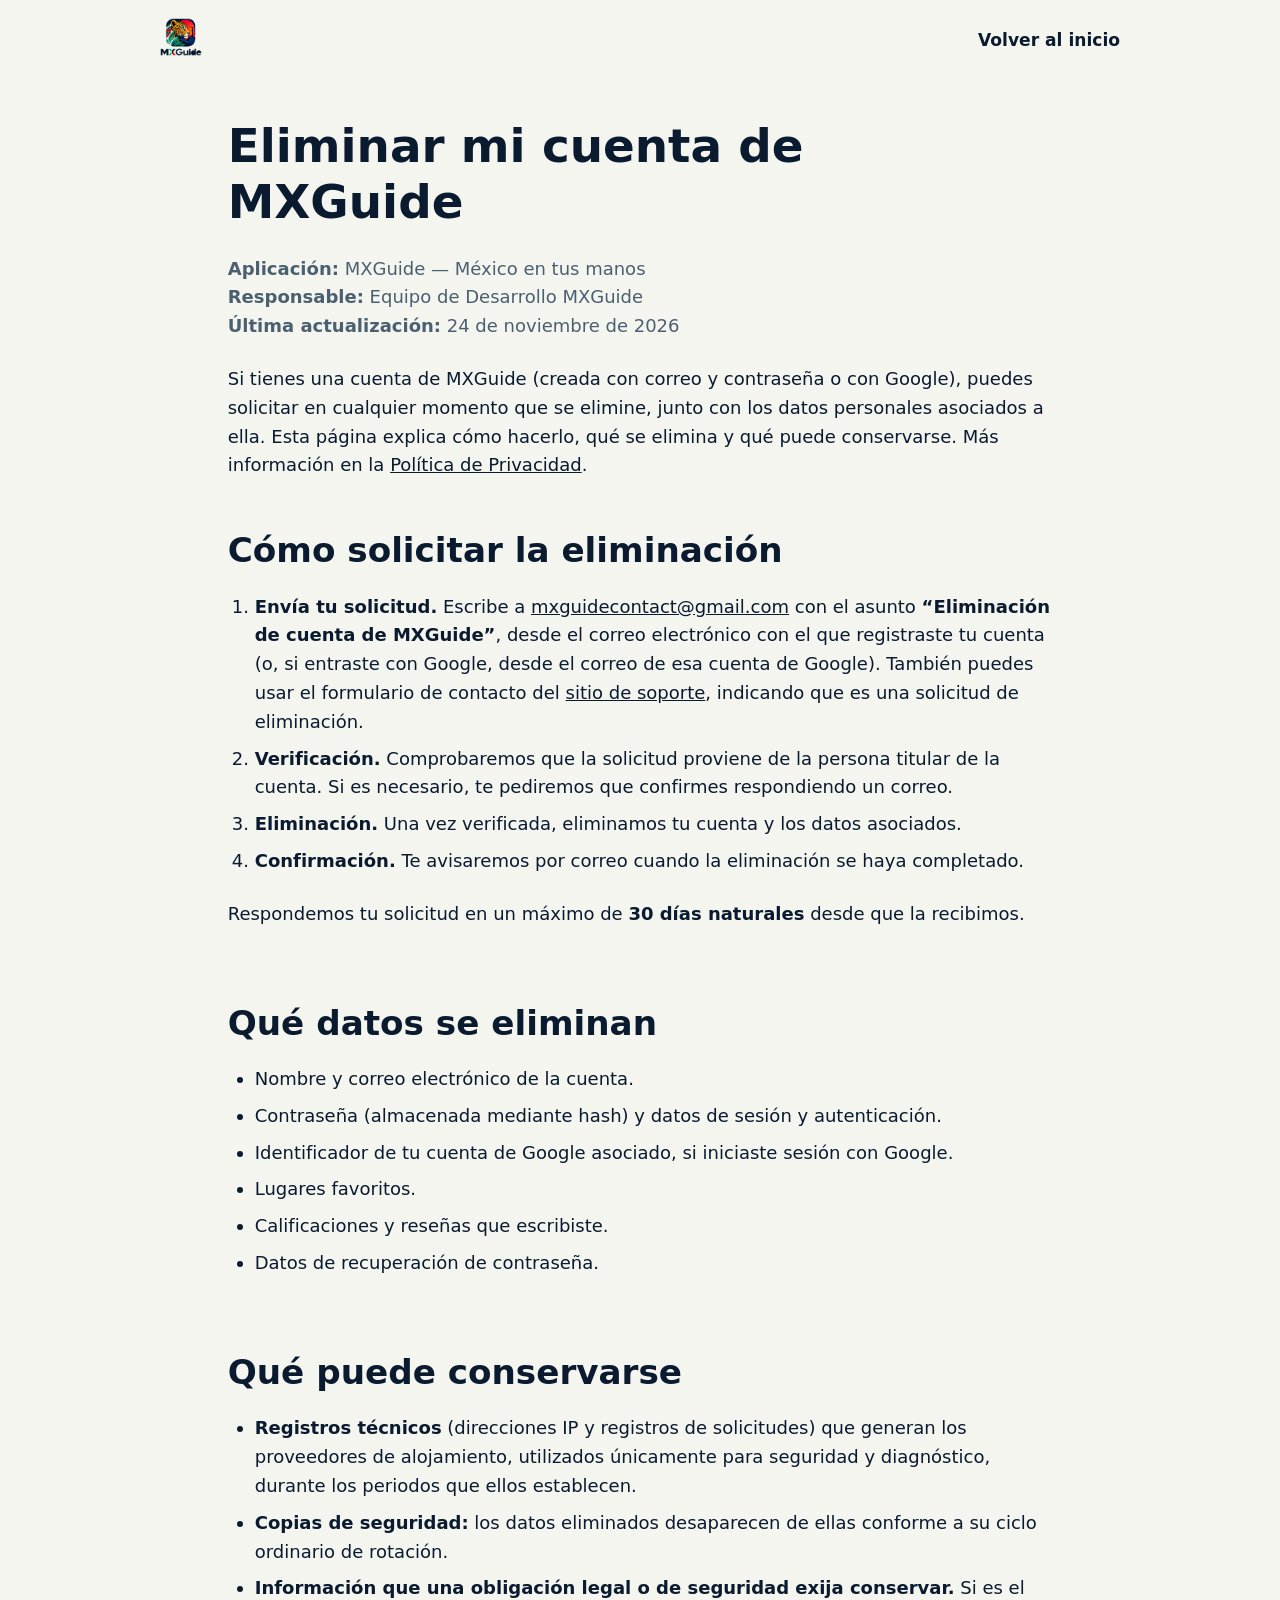
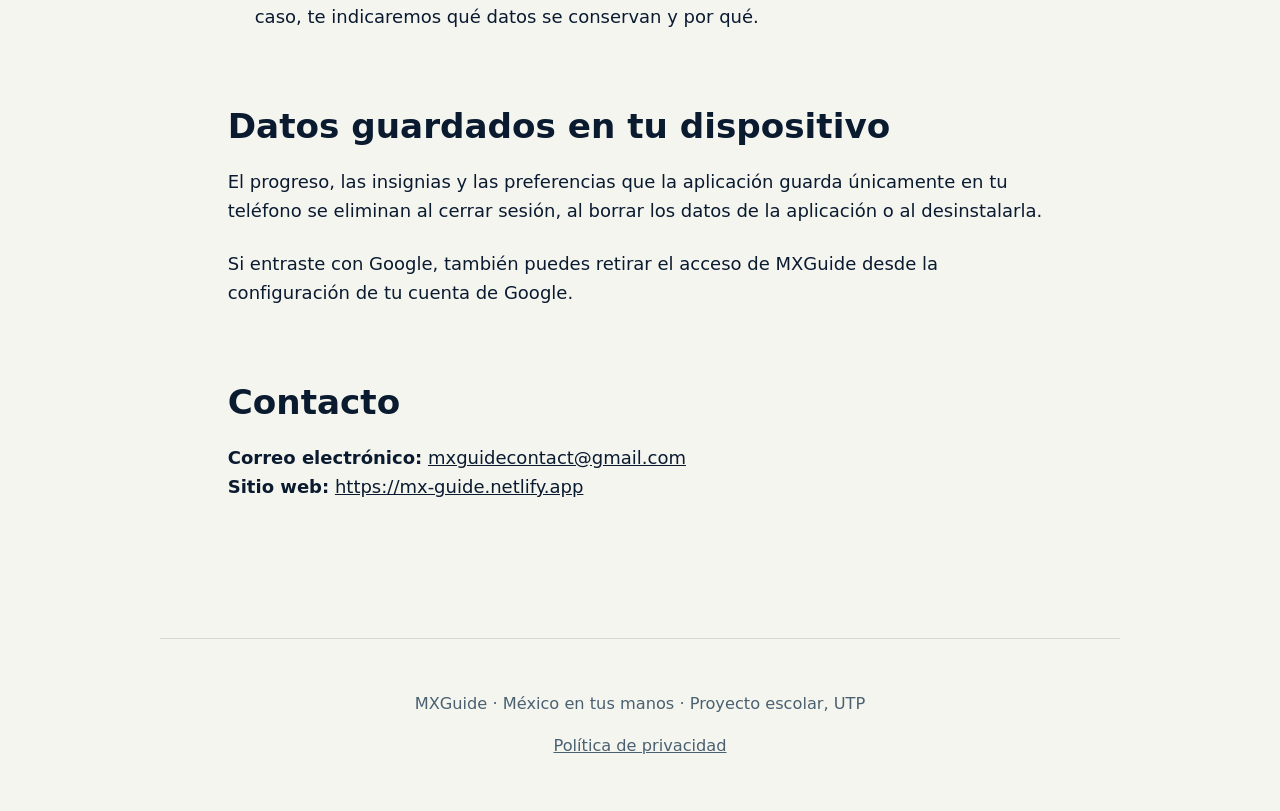
<file: delete-account/eliminacion_cuenta.html>
<!DOCTYPE html>
<html lang="es">
<head>
  <meta charset="utf-8">
  <meta name="viewport" content="width=device-width, initial-scale=1">
  <title>Eliminar mi cuenta de MXGuide</title>
  <meta name="description" content="Cómo solicitar la eliminación de tu cuenta de MXGuide y de los datos asociados.">
  <link rel="icon" href="../assets/mxguide_icono.png">
  <link rel="stylesheet" href="../css/styles.css">
  <link rel="stylesheet" href="../css/privacy.css">
</head>
<body>
  <div class="wrap">
    <header>
      <nav aria-label="Navegación principal">
        <a class="privacy-brand" href="../" aria-label="MXGuide — Inicio">
          <img class="logo-l" src="../assets/mxguide_logo_oscuro.png" alt="MXGuide">
          <img class="logo-d" src="../assets/mxguide_logo_blanco.png" alt="MXGuide">
        </a>
        <a href="../">Volver al inicio</a>
      </nav>
    </header>
    <main class="privacy-document" aria-labelledby="delete-title">
      <article>
<div class="politica-privacidad">

  <h1 id="delete-title">Eliminar mi cuenta de MXGuide</h1>

  <p class="pp-meta">
    <strong>Aplicación:</strong> MXGuide — México en tus manos<br>
    <strong>Responsable:</strong> Equipo de Desarrollo MXGuide<br>
    <strong>Última actualización:</strong> 24 de noviembre de 2026
  </p>

  <p>
    Si tienes una cuenta de MXGuide (creada con correo y contraseña o con Google), puedes solicitar en cualquier momento
    que se elimine, junto con los datos personales asociados a ella. Esta página explica cómo hacerlo, qué se elimina y
    qué puede conservarse. Más información en la
    <a href="../privacy/">Política de Privacidad</a>.
  </p>

  <section id="como-solicitarlo">
    <h2>Cómo solicitar la eliminación</h2>
    <ol>
      <li>
        <strong>Envía tu solicitud.</strong> Escribe a
        <a href="mailto:mxguidecontact@gmail.com?subject=Eliminaci%C3%B3n%20de%20cuenta%20de%20MXGuide">mxguidecontact@gmail.com</a>
        con el asunto <strong>“Eliminación de cuenta de MXGuide”</strong>, desde el correo electrónico con el que
        registraste tu cuenta (o, si entraste con Google, desde el correo de esa cuenta de Google).
        También puedes usar el formulario de contacto del
        <a href="https://mx-guide.netlify.app">sitio de soporte</a>, indicando que es una solicitud de eliminación.
      </li>
      <li>
        <strong>Verificación.</strong> Comprobaremos que la solicitud proviene de la persona titular de la cuenta. Si es
        necesario, te pediremos que confirmes respondiendo un correo.
      </li>
      <li>
        <strong>Eliminación.</strong> Una vez verificada, eliminamos tu cuenta y los datos asociados.
      </li>
      <li>
        <strong>Confirmación.</strong> Te avisaremos por correo cuando la eliminación se haya completado.
      </li>
    </ol>
    <p>
      Respondemos tu solicitud en un máximo de <strong>30 días naturales</strong> desde que la recibimos.
    </p>
  </section>

  <section id="que-se-elimina">
    <h2>Qué datos se eliminan</h2>
    <ul>
      <li>Nombre y correo electrónico de la cuenta.</li>
      <li>Contraseña (almacenada mediante hash) y datos de sesión y autenticación.</li>
      <li>Identificador de tu cuenta de Google asociado, si iniciaste sesión con Google.</li>
      <li>Lugares favoritos.</li>
      <li>Calificaciones y reseñas que escribiste.</li>
      <li>Datos de recuperación de contraseña.</li>
    </ul>
  </section>

  <section id="que-puede-conservarse">
    <h2>Qué puede conservarse</h2>
    <ul>
      <li>
        <strong>Registros técnicos</strong> (direcciones IP y registros de solicitudes) que generan los proveedores de
        alojamiento, utilizados únicamente para seguridad y diagnóstico, durante los periodos que ellos establecen.
      </li>
      <li>
        <strong>Copias de seguridad:</strong> los datos eliminados desaparecen de ellas conforme a su ciclo ordinario de
        rotación.
      </li>
      <li>
        <strong>Información que una obligación legal o de seguridad exija conservar.</strong> Si es el caso, te
        indicaremos qué datos se conservan y por qué.
      </li>
    </ul>
  </section>

  <section id="datos-en-el-dispositivo">
    <h2>Datos guardados en tu dispositivo</h2>
    <p>
      El progreso, las insignias y las preferencias que la aplicación guarda únicamente en tu teléfono se eliminan al
      cerrar sesión, al borrar los datos de la aplicación o al desinstalarla.
    </p>
    <p>
      Si entraste con Google, también puedes retirar el acceso de MXGuide desde la configuración de tu cuenta de Google.
    </p>
  </section>

  <section id="contacto">
    <h2>Contacto</h2>
    <p>
      <strong>Correo electrónico:</strong> <a href="mailto:mxguidecontact@gmail.com">mxguidecontact@gmail.com</a><br>
      <strong>Sitio web:</strong> <a href="https://mx-guide.netlify.app">https://mx-guide.netlify.app</a>
    </p>
  </section>

</div>
      </article>
    </main>
    <footer class="foot">
      <p>MXGuide · México en tus manos · Proyecto escolar, UTP</p>
      <p><a href="../privacy/">Política de privacidad</a></p>
    </footer>
  </div>
</body>
</html>
</file>
<file: css/styles.css>
:root{--bg:#F5F5F0;--card:#fff;--text:#0A1A2F;--muted:#4a6070;--red:#D32F2F;--teal:#00796B;--ochre:#D87B1E;--line:rgba(10,26,47,.14)}
@media(prefers-color-scheme:dark){:root{--bg:#121212;--card:#1c1c1c;--text:#fff;--muted:#B0BEC5;--red:#E57373;--teal:#4DB6AC;--ochre:#FFB74D;--line:rgba(255,255,255,.16)}}
*{box-sizing:border-box}
html{scroll-behavior:smooth;font-size:112.5%}
html.big{font-size:137.5%}
body{margin:0;font-family:system-ui,-apple-system,"Segoe UI",Roboto,sans-serif;background:var(--bg);color:var(--text);line-height:1.6}
a{color:inherit}
.wrap{max-width:1000px;margin:0 auto;padding:0 20px}
nav{display:flex;justify-content:space-between;align-items:center;padding:18px 0;flex-wrap:wrap;gap:10px}
nav a{text-decoration:none;font-weight:600;margin-left:16px;font-size:.95rem}
nav a:hover{color:var(--red)}
.logo-l,.logo-d{height:38px}
.logo-d{display:none}
@media(prefers-color-scheme:dark){.logo-l{display:none}.logo-d{display:block}}
.hero{text-align:center;padding:48px 0 56px}
.hero img.icon{width:120px;height:120px;border-radius:26px;box-shadow:0 12px 32px rgba(0,0,0,.25)}
h1{font-size:clamp(2.2rem,6vw,3.4rem);margin:22px 0 8px;line-height:1.1}
h1 span{background:linear-gradient(90deg,var(--red),var(--ochre),var(--teal));-webkit-background-clip:text;background-clip:text;color:transparent}
.hero p{max-width:600px;margin:0 auto 28px;color:var(--muted);font-size:1.1rem}
.btn{display:inline-block;font-size:1.05rem;padding:14px 28px;border-radius:12px;font-weight:700;text-decoration:none;margin:6px}
.btn.p{background:var(--red);color:#fff}
.btn.s{border:2px solid var(--teal);color:var(--teal)}
.btn:hover{transform:translateY(-2px)}
.badge{display:inline-block;background:var(--ochre);color:#000;font-weight:700;border-radius:999px;padding:10px 22px;margin:6px}
section{padding:44px 0}
h2{font-size:1.9rem;margin:0 0 8px}
.lead{color:var(--muted);margin:0 0 28px;max-width:680px}
.grid{display:grid;grid-template-columns:repeat(auto-fit,minmax(260px,1fr));gap:16px}
.card{background:var(--card);border:1px solid var(--line);border-radius:16px;padding:22px}
.card .ic{font-size:1.9rem}
.card h3{margin:8px 0 4px;font-size:1.1rem}
.card p{margin:0;color:var(--muted)}
.card:nth-child(3n+1){border-top:4px solid var(--red)}
.card:nth-child(3n+2){border-top:4px solid var(--teal)}
.card:nth-child(3n){border-top:4px solid var(--ochre)}
.steps{counter-reset:s;display:grid;gap:14px}
.step{display:flex;gap:16px;align-items:center;background:var(--card);border:1px solid var(--line);border-radius:16px;padding:18px}
.step:before{counter-increment:s;content:counter(s);flex:none;width:46px;height:46px;border-radius:50%;background:var(--teal);color:#fff;font-weight:800;font-size:1.4rem;display:grid;place-items:center}
.step p{margin:0;font-size:1.05rem}
.st{list-style:none;padding:0;margin:0}
.st li{padding:8px 0 8px 30px;position:relative;border-bottom:1px solid var(--line)}
.st li:before{position:absolute;left:0}
.done li:before{content:"✅"}.wip li:before{content:"🛠️"}.todo li:before{content:"📋"}
.col h3{margin:0 0 8px}
details{background:var(--card);border:1px solid var(--line);border-radius:12px;padding:14px 18px;margin-bottom:10px}
summary{cursor:pointer;font-weight:700}
details p{margin:10px 0 0;color:var(--muted)}
.help{background:var(--card);border:1px solid var(--line);border-radius:20px;padding:32px;text-align:center}
.zoom{border:2px solid var(--line);background:var(--card);color:var(--text);border-radius:10px;padding:6px 12px;font-weight:800;cursor:pointer;margin-left:14px}
.err{color:var(--red)}
footer{text-align:center;padding:36px 0;color:var(--muted);font-size:.9rem;border-top:1px solid var(--line);margin-top:40px}
footer a{color:var(--muted)}
.form{display:grid;gap:14px;text-align:left;max-width:560px;margin:20px auto 0}
.form label{font-weight:700;display:grid;gap:6px}
.form small{font-weight:400;color:var(--muted)}
.form input,.form select,.form textarea{font:inherit;padding:12px;border-radius:10px;border:2px solid var(--line);background:var(--bg);color:var(--text);width:100%}
.form input:focus,.form select:focus,.form textarea:focus{outline:3px solid var(--teal);border-color:var(--teal)}
.form textarea{min-height:130px;resize:vertical}
.form button.btn{border:0;cursor:pointer;font-family:inherit}
.form button:disabled{opacity:.6;cursor:wait}
.hp{position:absolute;left:-9999px;height:0;overflow:hidden}
.msg{padding:12px 16px;border-radius:10px;font-weight:600;display:none}
.msg.ok{display:block;background:rgba(0,121,107,.15);color:var(--teal)}
.msg.no{display:block;background:rgba(211,47,47,.12);color:var(--red)}
</file>
<file: css/privacy.css>
/* Ajustes exclusivos de la página de privacidad; la identidad visual es compartida. */
nav a.privacy-brand{margin-left:0}
.privacy-brand img{max-width:100%;height:auto;max-height:38px}
.privacy-document{max-width:72ch;margin:0 auto;padding:36px 0 48px;overflow-wrap:anywhere}
.privacy-document h1{font-size:clamp(1.8rem,5vw,2.6rem);line-height:1.2;margin:0 0 24px}
.privacy-document p{margin:0 0 24px}
.privacy-status{color:var(--teal)}

/* Presentación del documento integrado; acotada para conservar la otra página. */
.politica-privacidad nav{display:block;padding:20px;border:1px solid var(--line);border-radius:12px;background:var(--card);margin-bottom:32px}
.politica-privacidad nav a{margin-left:0;font-size:inherit;font-weight:400;text-decoration:underline}
.politica-privacidad ol,.politica-privacidad ul{padding-left:1.5em;margin:0 0 24px}
.politica-privacidad nav ol{margin:0}
.politica-privacidad li+li{margin-top:8px}
.politica-privacidad section{padding:24px 0;scroll-margin-top:24px}
.politica-privacidad h2{font-size:clamp(1.4rem,4vw,1.9rem);line-height:1.3;margin:0 0 20px}
.politica-privacidad h3{font-size:1.15rem;line-height:1.4;margin:24px 0 12px}
.politica-privacidad .pp-meta{color:var(--muted)}
.politica-privacidad a:focus-visible{outline:3px solid var(--teal);outline-offset:3px}
</file>
